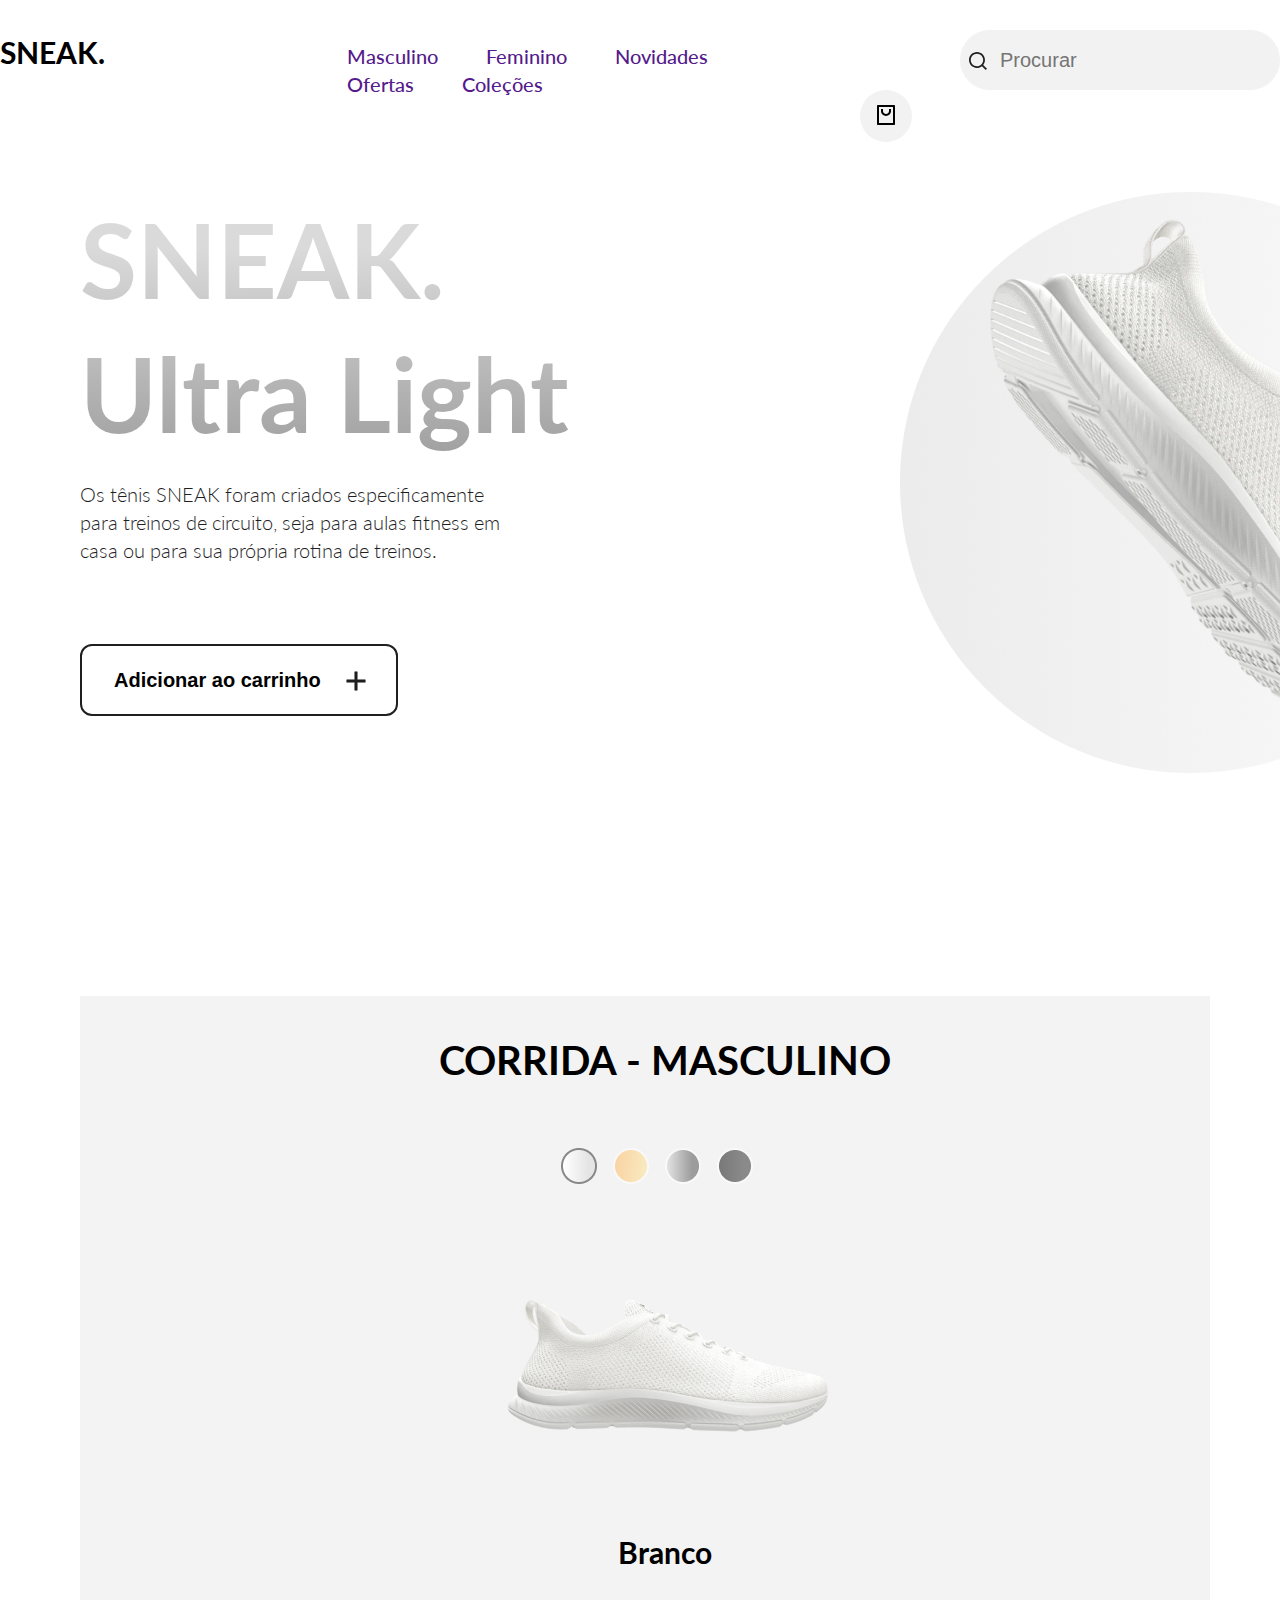
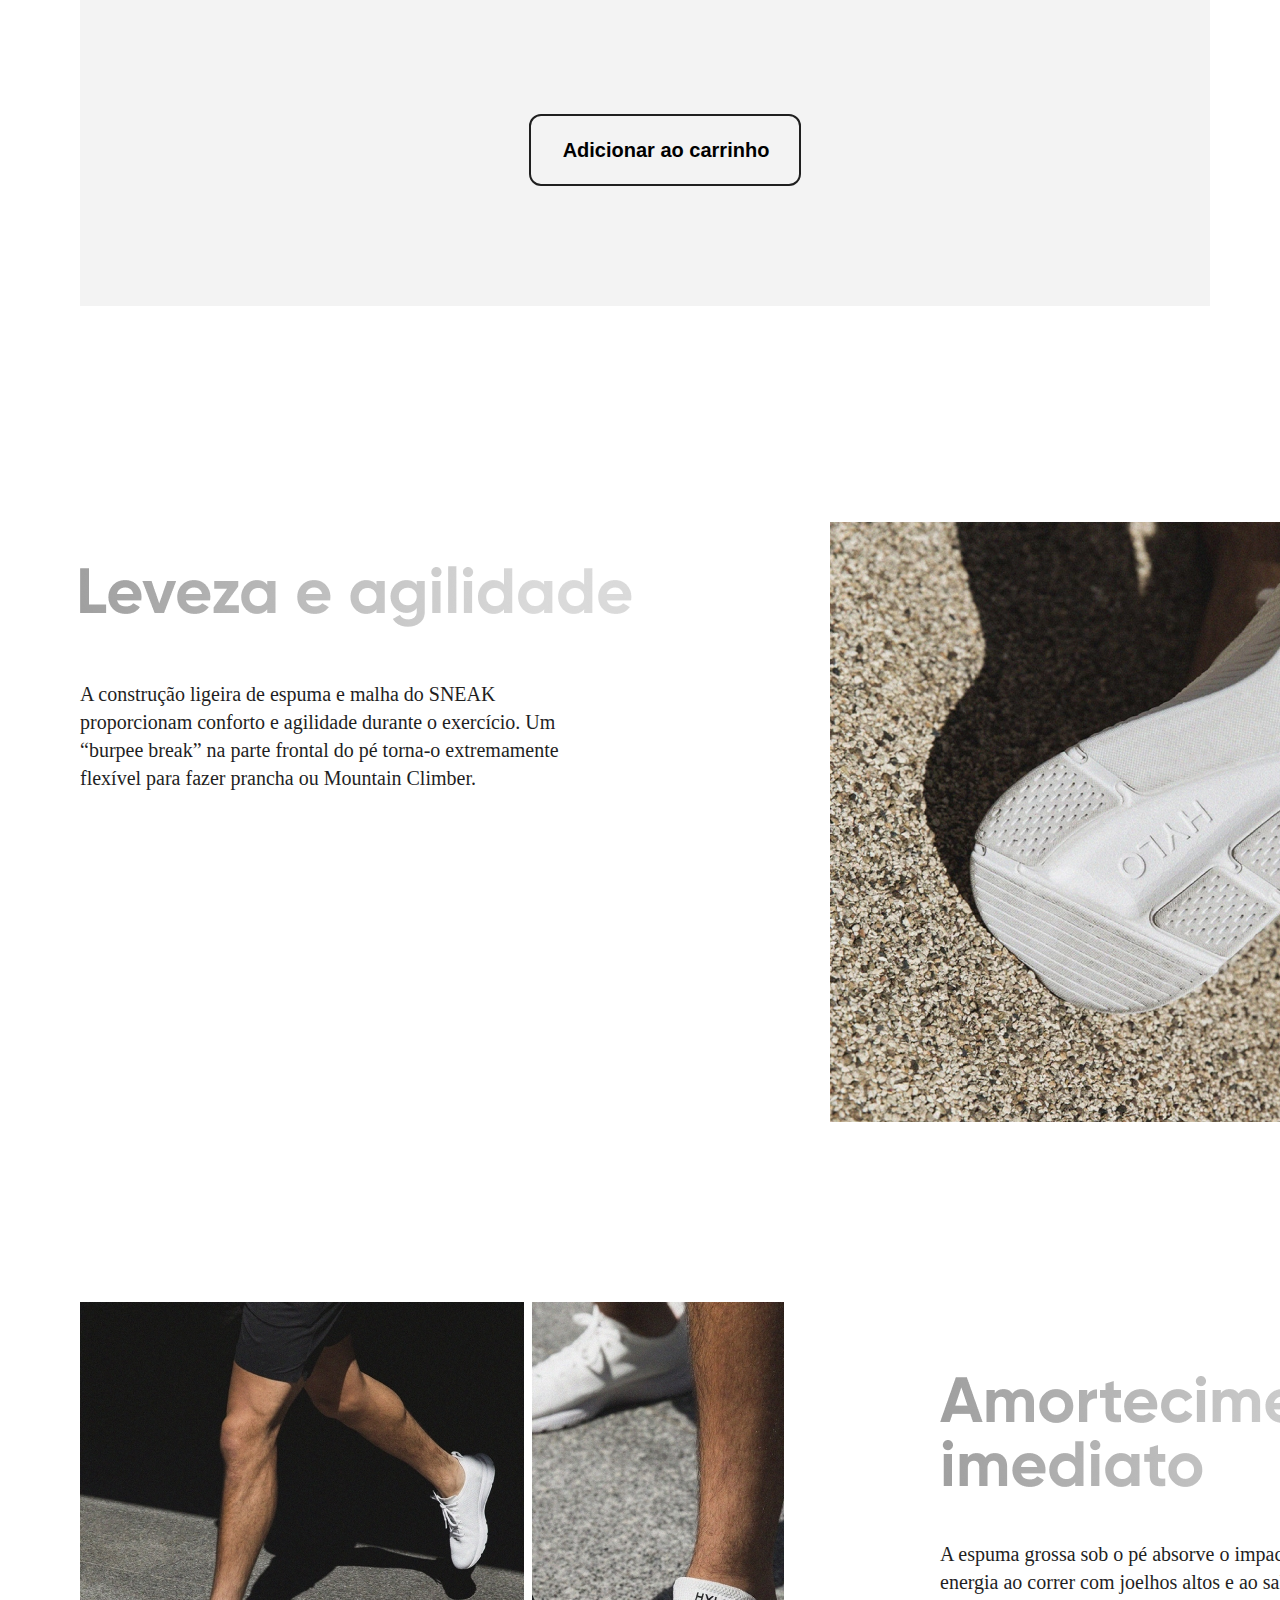
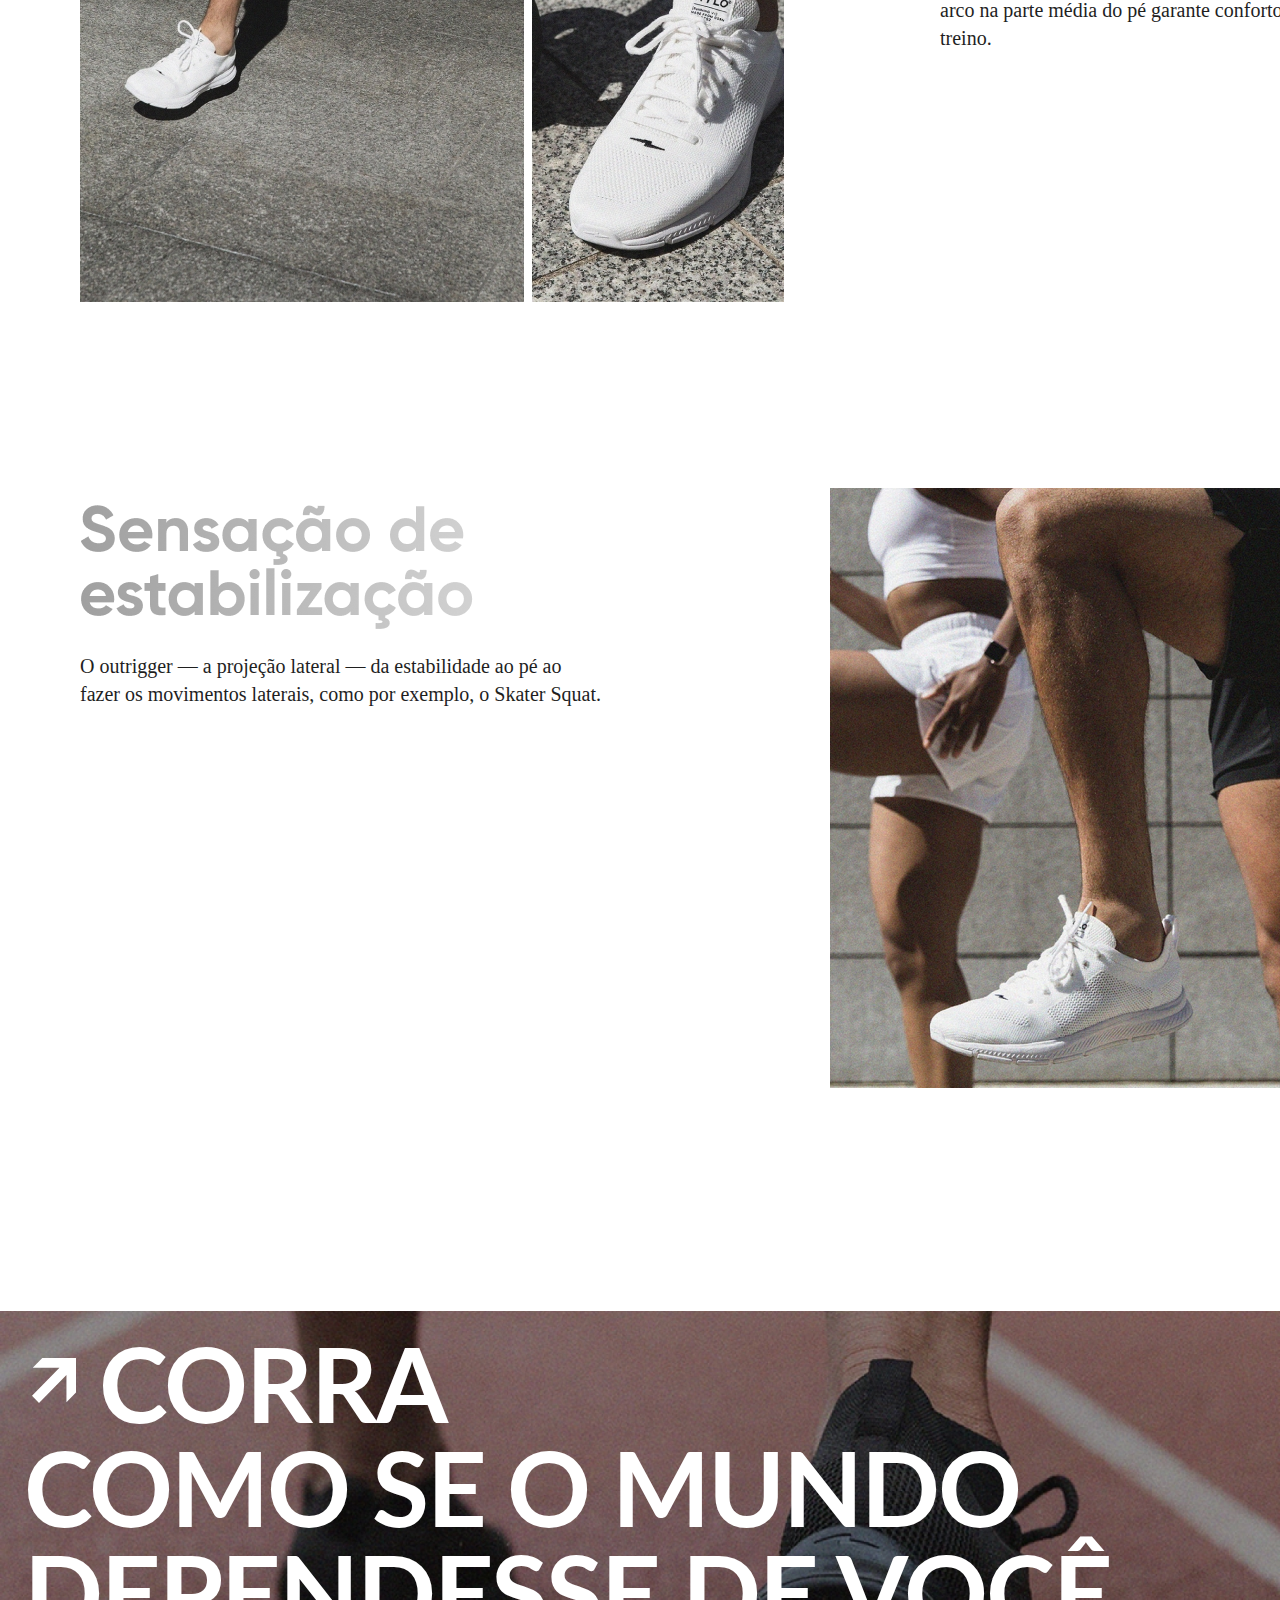
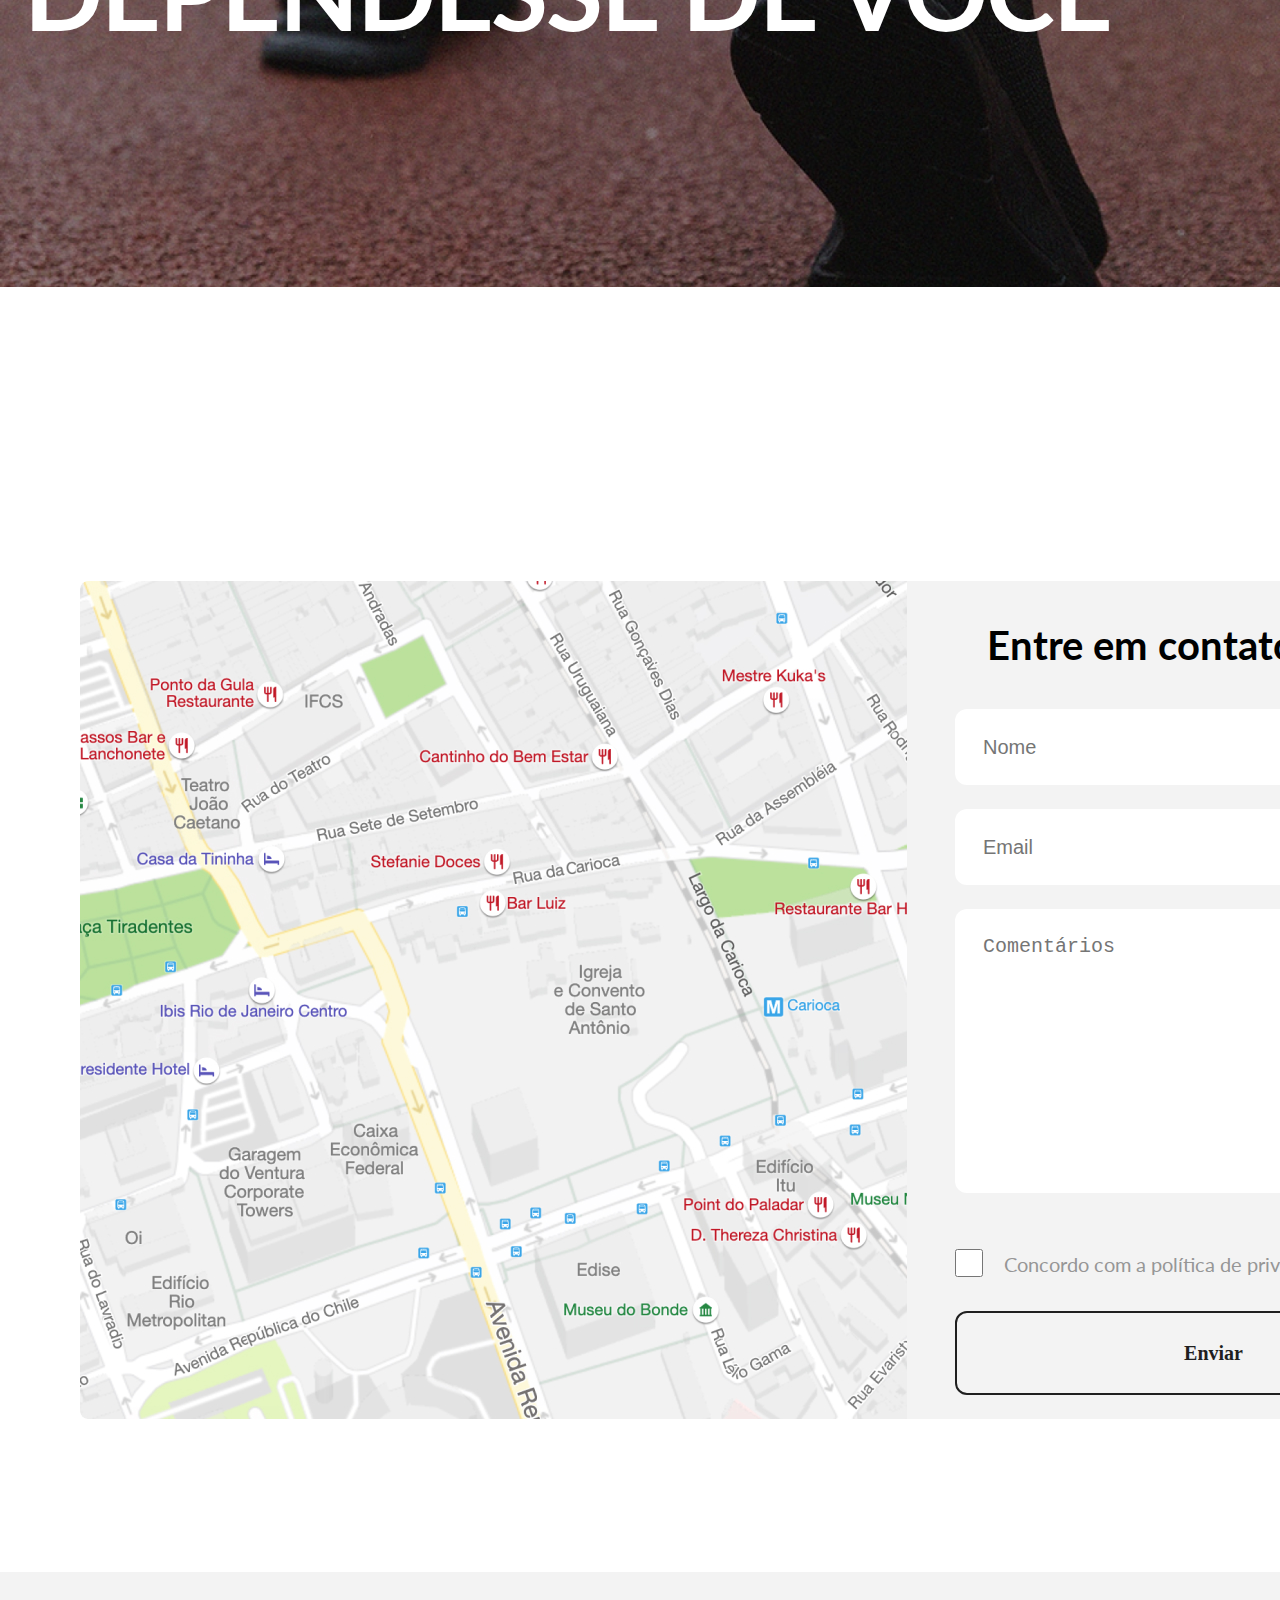
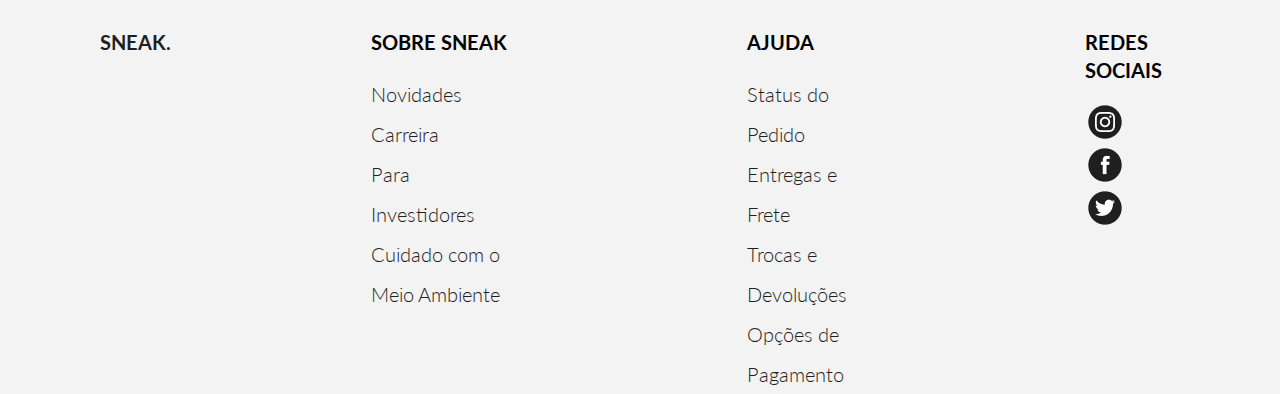
<file: index.html>
<!DOCTYPE html>
<html lang="en">
  <head>
    <meta charset="UTF-8" />
    <meta http-equiv="X-UA-Compatible" content="IE=edge" />
    <meta name="viewport" content="width=device-width, initial-scale=1.0" />
    <title>SNEAK.</title>
    <link rel="preconnect" href="https://fonts.googleapis.com" />
    <link rel="preconnect" href="https://fonts.gstatic.com" crossorigin />
    <link
      rel="stylesheet"
      href="https://fonts.googleapis.com/css2?family=Lato:wght@300;400;700&display=swap"
    />
    <link rel="stylesheet" href="./css/reset.css" type="text/css" />
    <link rel="stylesheet" href="./css/stylesheet.css" type="text/css" />
  </head>
  <body>
    <header class="header">
      <div class="header-title">
        <h1>SNEAK.</h1>
      </div>
      <div class="header-list">
        <nav>
          <ul>
            <li class="list-element"><a href="">Masculino</a></li>
            <li class="list-element"><a href="">Feminino</a></li>
            <li class="list-element"><a href="">Novidades</a></li>
            <li class="list-element"><a href="">Ofertas</a></li>
            <li class="list-element"><a href="">Coleções</a></li>
          </ul>
        </nav>
      </div>
      <div>
        <input class="search-button" type="text" placeholder="Procurar" />
        <button class="search-bag"><img src="./img/Bag.svg" /></button>
      </div>
    </header>
    <main>
      <section class="first-section">
        <div class="first-section_left">
          <h1 class="first-section_title">
            SNEAK. <br />
            Ultra Light
          </h1>
          <p class="first-section_paragraph">
            Os tênis SNEAK foram criados especificamente <br> para treinos de
            circuito, seja para aulas fitness em <br> casa ou para sua própria rotina
            de treinos.
          </p>
          <button class="first-section_cart">
            Adicionar ao carrinho
            <img class="cart-add_sign" src="./img/Add.svg" />
          </button>
        </div>
        <div class="first-section_right">
          <img class="first-section_rightbg" src="./img/Ellipse 1.png" alt="elipse" />
          <img class="first-section_rightshoe" src="./img/Image (2).png" alt="tênis sneak" />
        </div>
      </section>
      <aside class="first-aside">
        <h3 class="first-aside_title">CORRIDA - MASCULINO</h3>
        <div class="aside-ellipses">
          <div class="ellipse">
            <img src="./img/Ellipse1.png" alt="Branco" />
          </div>
          <div class="ellipse"><img src="./img/Ellipse2.png" alt="Bege" /></div>
          <div class="ellipse">
            <img src="./img/Ellipse3.png" alt="Cinza" />
          </div>
          <div class="ellipse">
            <img src="./img/Ellipse4.png" alt="Grafite" />
          </div>
        </div>
        <img src="./img/tenisbrancominiatura.png" alt="Tenis Branco Hylo" />
        <p class="first-aside_paragraph">Branco</p>
        <button class="aside-cart">Adicionar ao carrinho</button>
      </aside>
            <section>
                 <img  class="second-section_title" src="./img/leveza_e_agilidade.png" alt="Leveza e agilidade">
                  <p class="second-section_paragraph">A construção ligeira de espuma e malha do SNEAK<br /> proporcionam conforto e agilidade durante o exercício. Um<br /> “burpee break” na parte frontal do pé torna-o extremamente<br /> flexível para fazer prancha ou Mountain Climber.</p>
                 <img class="second-section_img" src="./img/leveza_e_agilidade.jpg" alt="sola de tenis branco da Hylo"s/>
          </section>
          <section>
               
              </div>
              <img
              class="third-section_title"
            src="./img/amortecimento_imediato.png"
                alt="amortecimento imediato"
              />
              <p class="third-section_paragraph">
                A espuma grossa sob o pé absorve o impacto e retorna a<br />
                energia ao correr com joelhos altos e ao saltor. O suporte de<br />
                arco na parte média do pé garante conforto durante todo o<br />treino.
              </p>
              <img class="third-section_img" src="./img/tenisbrancopessoa.jpg" alt="Pessoa correndo com o tenis branco da Hylo" />
          </section>
          <section>
            <img class="forth-section_title" src="./img/sensação_de_estabilização.png" alt="sensação de estabilização" />
            <p class="forth-section_paragraph">
              O outrigger — a projeção lateral — da estabilidade ao pé ao<br />
              fazer os movimentos laterais, como por exemplo, o Skater Squat.
            </p>
            <img
              class="forth-section_img"
              src="./img/Sensação de estabilização.jpg"
              alt="Pessoas fazendo alongamento com o tenis branco da Hylo"
            />
          </section>
      <aside class="second-aside">
        <h3 class="second-aside_title">
          <img class="arrow" src="./img/Seta.svg" alt="Seta" /> CORRA<br />
          COMO SE O MUNDO<br />
          DEPENDESSE DE VOCÊ
        </h3>
      </aside>
      <section class="third-section">
        <div>
          <img
            class="third-section_image"
            src="./img/mapa.jpg"
            alt="Localização da loja"
          />
        </div>
        <form class="third-section_form">
          <h3 class="form-title">Entre em contato</h3>
          <input class="form-name" type="text" id="name" placeholder="Nome" required />
          <input class="form-email" type="email" id="email" placeholder="Email" required />
          <textarea class="form-comment" placeholder="Comentários"></textarea>
          <label class="form-checkbox_text">
            <input class="form-checkbox" type="checkbox" /> Concordo com a
            política de privacidade.
          </label>
          <button type="submit" class="form-button">Enviar </button>
        </form>
      </section>
    </main>
    <footer class="footer">
      <div class="footer-div">
        <h3 class="footer-title">SNEAK.</h3>
        <ul class="footer-list1">
          <h5 class="list-titles">SOBRE SNEAK</h5>
          <li><a href="">Novidades</a></li>
          <li><a href="">Carreira</a></li>
          <li><a href="">Para Investidores</a></li>
          <li><a href="">Cuidado com o Meio Ambiente</a></li>
        </ul>
        <ul class="footer-list2">
          <h5 class="list-titles">AJUDA</h5>
          <li><a href="">Status do Pedido</a></li>
          <li><a href="">Entregas e Frete</a></li>
          <li><a href="">Trocas e Devoluções</a></li>
          <li><a href="">Opções de Pagamento</a></li>
        </ul>
        <ul class="footer-list3">
          <h5 class="list-titles">REDES SOCIAIS</h5>
          <li>
            <a href="instagram.com">
              <img src="./img/Instagram.png" alt="Instagram" />
            </a>
          </li>
          <li>
            <a href="facebook.com">
              <img src="./img/Facebook.png" alt="facebook" />
            </a>
          </li>
          <li>
            <a href="twitter.com">
              <img src="./img/Twitter.png" alt="Twitter" />
            </a>
          </li>
        </ul>
      </div>
    </footer>
  </body>
</html>
</file>
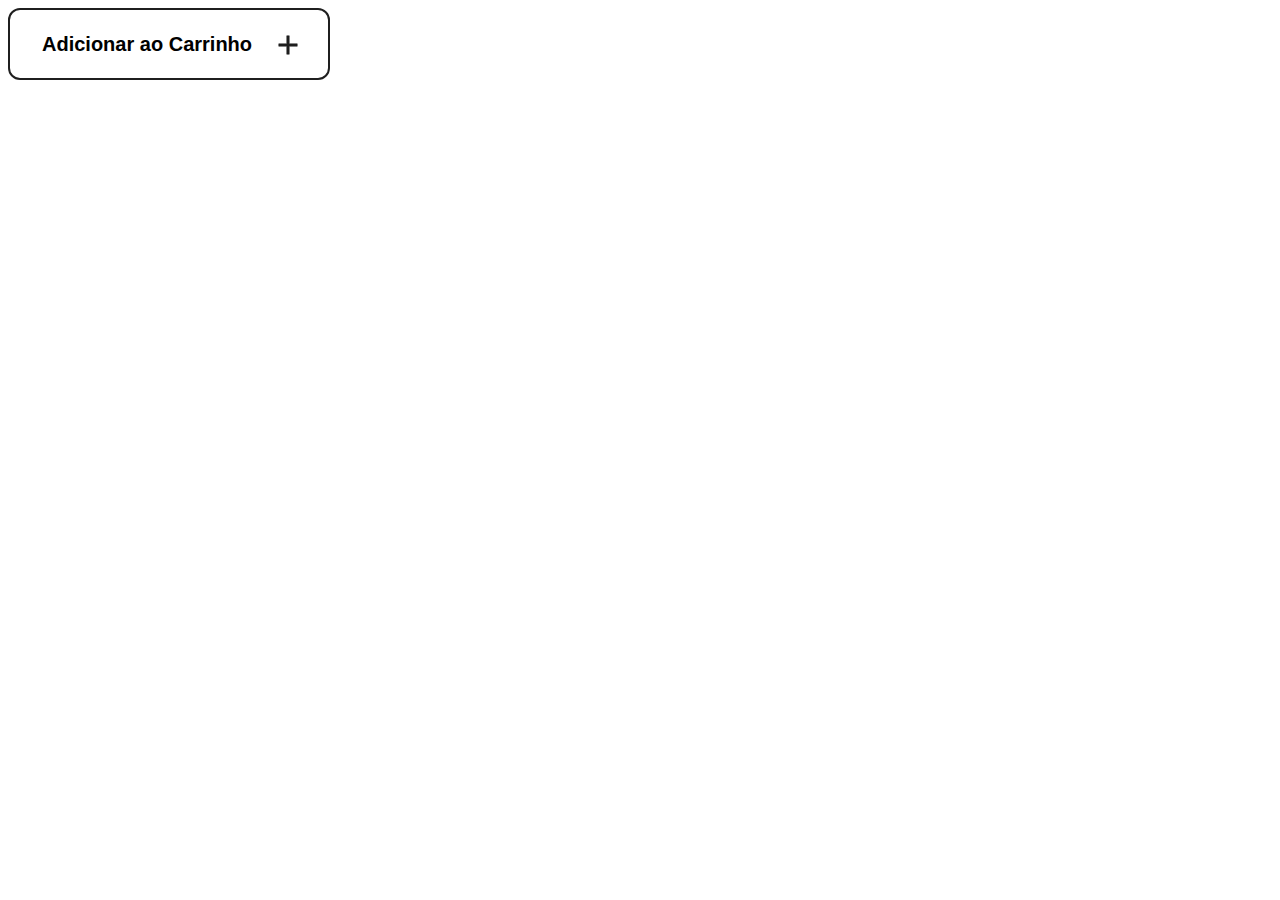
<file: Animações/animation-button/animationbutton.html>
<!DOCTYPE html>
<html lang="en">
  <head>
    <meta charset="UTF-8" />
    <meta http-equiv="X-UA-Compatible" content="IE=edge" />
    <meta name="viewport" content="width=device-width, initial-scale=1.0" />
    <title>SNEAK.</title>
    <link rel="preconnect" href="https://fonts.googleapis.com" />
    <link rel="preconnect" href="https://fonts.gstatic.com" crossorigin />
    <link
      rel="stylesheet"
      href="https://fonts.googleapis.com/css2?family=Lato:wght@300;400;700&display=swap"
    />
  </head>
  <style>
    .cart:hover {
      background: #f3f3f3;
    }

    .cart:focus {
      background: #d2d2d2;
    }

    .cart:active {
      background: #d2d2d2;
    }

    .cart {
      border: 2px solid #1f1f1f;
      box-sizing: border-box;
      background: white;
      border-radius: 12px;
      padding: 20px 30px 20px 32px;
      font-weight: bold;
      font-size: 20px;
      line-height: 28px;
      cursor: pointer;
    }

    .cart-add {
      vertical-align: -0.4vh;
      padding-left: 20px;
    }
  </style>
  <body>
    <button type="submit" class="cart">
      Adicionar ao Carrinho
      <img class="cart-add" src="./Add.svg" />
    </button>
  </body>
</html>
</file>
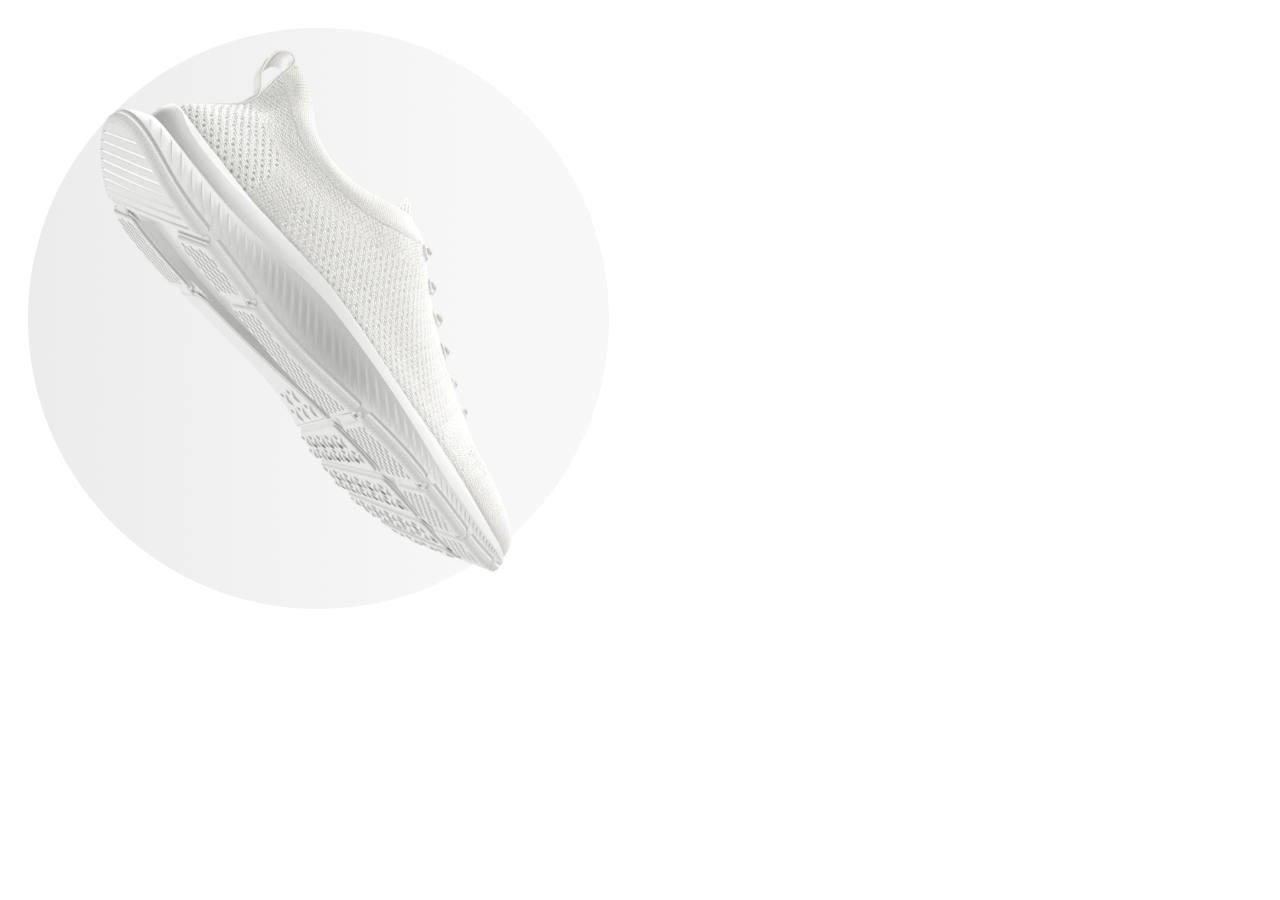
<file: Animações/animation-sneak/animationsneak.html>
<!DOCTYPE html>
<html lang="en">
  <head>
    <meta charset="UTF-8" />
    <meta http-equiv="X-UA-Compatible" content="IE=edge" />
    <meta name="viewport" content="width=device-width, initial-scale=1.0" />
    <title>SNEAK.</title>
    <link
      rel="stylesheet"
      href="https://meyerweb.com/eric/tools/css/reset/reset200802.css"
      type="text/css"
    />
    <link rel="preconnect" href="https://fonts.googleapis.com" />
    <link rel="preconnect" href="https://fonts.gstatic.com" crossorigin />
    <link
      rel="stylesheet"
      href="https://fonts.googleapis.com/css2?family=Lato:wght@300;400;700&display=swap"
    />
  </head>
  <style>
    .body {
      width: 1600px;
      height: 900px;
    }

    .background {
      position: relative;
      top: 0;
      left: 0;
      margin: 20px;
    }

    .shoes {
      position: absolute;
      left: -80px;
      top: 20px;
      margin: 20px;
      transition: all 2s ease-in-out;
    }

    .shoes:hover {
      position: absolute;
      left: 170px;
      top: 20px;
      margin: 20px;
    }
  </style>
  <body>
    <div>
      <img class="background" src="./Ellipse 1.png" alt="elipse" />
      <img class="shoes" src="./Image (2).png" alt="tênis sneak" />
    </div>
  </body>
</html>
</file>
<file: css/stylesheet.css>
body {
  width: 1600px;
  height: 6532px;
  font-weight: 300;
  max-width: 100vw;
  margin: 0;
}

.header {
  padding: 20px 0px 20px 0px;
  width: 100%;
  height: 92px;
  background: #ffffff;
  display: flex;
  justify-content: center;
}

.header-title {
  padding-top: 18px;
  font-size: 15px;
  line-height: 28px;
  font-weight: bold;
  margin-right: 220px;
}

.header-list {
  padding-top: 22px;
}

.list-element {
  display: inline;
  padding-left: 20px;
  font-weight: 500;
  font-size: 20px;
  line-height: 28px;
  color: black;
  padding: 0px 22px 32px 22px;
}

.search-button {
  background: #f2f2f2;
  border-radius: 50px;
  border: transparent;
  height: 32px;
  background-image: url("../img/Search.svg");
  background-repeat: no-repeat;
  background-position: 0.7vw 2.4vh;
  padding: 14px 15px 14px 40px;
  font-weight: 500;
  font-size: 20px;
  line-height: 28px;
  color: #969696;
  margin-top: 10px;
  margin-left: 120px;
}

.search-bag {
  background: #f2f2f2;
  border-radius: 50px;
  width: 52px;
  height: 52px;
  vertical-align: -0.3vh;
  margin-left: 20px;
}

.first-section {
  padding: 0 0px 0 80px;
  width: 1440px;
}

.first-section_left {
  display: inline-block;
  width: 50%;
  vertical-align: top;
  margin-top: 60px;
  margin-bottom: 150px;

}

.first-section_title {
  font-weight: bold;
  font-size: 104px;
  line-height: 134px;
  background: -webkit-linear-gradient(
    270.06deg,
    #dadada 20.97%,
    #9f9f9f 99.92%
  );
  -webkit-background-clip: text;
  -webkit-text-fill-color: transparent;
}

.first-section_paragraph {
  font-size: 20px;
  line-height: 28px;
  color: #1f1f1f;
  margin-top: 20px;
}

.first-section_cart {
  border: 2px solid #1f1f1f;
  box-sizing: border-box;
  background: white;
  border-radius: 12px;
  padding: 20px 30px 20px 32px;
  margin: 80px 0px;
  font-weight: bold;
  font-size: 20px;
  line-height: 28px;
}

.cart-add_sign {
  vertical-align: -0.4vh;
  padding-left: 20px;
}

.first-section_right {
  display: inline-block;
  width: 40%;
  margin-top: 60px;
}

.first-section_rightbg {
  position: absolute;
  left: 900px;
}

.first-section_rightshoe {
  position: absolute;
  left: 830px;
  top: 210px;
}

.first-section_image {
  margin: 0px -220px;
}

.first-aside {
  text-align: center;
  background-color: #f3f3f3;
  margin: 50px 70px 120px 80px;
  padding: 40px 0px 40px 40px;
}

.first-aside_title {
  font-weight: bold;
  font-size: 40px;
}

.aside-ellipses {
  display: flex;
  justify-content: center;
  margin: 64px;
}

.ellipse {
  width: 32px;
  height: 32px;
  padding-right: 20px;
}

.first-aside_paragraph {
  padding-top: 45px;
  padding-bottom: 64px;
  font-weight: bold;
  font-size: 30px;
}

.aside-cart {
  border: 2px solid #1f1f1f;
  box-sizing: border-box;
  border-radius: 12px;
  padding: 20px 30px 20px 32px;
  margin: 80px 0px;
  font-weight: bold;
  font-size: 20px;
  line-height: 28px;
  background: #f3f3f3;
}

.second-section_title {
  position: relative;
  left: 80px;
  top: 140px;
}
.second-section_paragraph {
  color: #1F1F1F;
  font-family: 'Gilroy';
font-style: normal;
font-weight: 400;
font-size: 20px;
line-height: 28px;
  position: relative;
  margin-left: 80px;
  top: 190px;
}

.second-section_img {
  position: relative;
  width: 704px;
  height: 600px;
  top: -80px;
  left: 830px;
  margin-bottom: -130px;
}

.third-section_title {
  position: relative;
  top: 300px;
  left: 940px;
}
.third-section_paragraph {
  color: #1F1F1F;
  font-family: 'Gilroy';
font-style: normal;
font-weight: 400;
font-size: 20px;
line-height: 28px;
  position: relative;
  left: 940px;
  top: 350px;
}

.third-section_img {
  position: relative;
  width: 704px;
  height: 600px;
  top: 0px;
  left: 80px;
}

.forth-section_title {
  position: relative;
  left: 80px;
  top: 200px;
}
.forth-section_paragraph {
  color: #1F1F1F;
  font-family: 'Gilroy';
font-style: normal;
font-weight: 400;
font-size: 20px;
line-height: 28px;
  position: relative;
  margin-left: 80px;
  top: 220px;
}

.forth-section_img {
  position: relative;
  width: 704px;
  height: 600px;
  top: 0px;
  left: 830px;
  margin-bottom: 70px;
}

.second-aside {
  background-image: url("../img/tenispreto.jpg");
  background-repeat: no-repeat;
  background-size: 100%;
  width: 100%;
  height: 720px;
  object-fit: cover;
  margin: 150px 0px 50px 0px;
}

.second-aside_title {
  font-weight: bold;
  font-size: 104px;
  line-height: 104px;
  letter-spacing: -0.02em;
  color: #ffffff;
  padding-left: 24px;
  padding-top: 20px;
}

.arrow {
  vertical-align: 20px;
  padding-left: 8px;
  width: 44px;
  height: 45px;
}

.third-section {
  margin: 150px 0px 50px 80px;
  display: flex;
  width: 1440px;
}

.third-section_image {
  width: 827px;
  height: 838px;
  border-radius: 8px 0px 0px 8px;
}

.third-section_form {
  width: 613px;
  height: 838px;
  background: #f3f3f3;
  border-radius: 0px 8px 8px 0px;
}

.form-title {
  font-weight: bold;
  font-size: 40px;
  line-height: 48px;
  margin: 40px 48px 40px 80px;
}

.form-name {
  height: 76px;
  width: 489px;
  background: #ffffff;
  border-radius: 12px;
  margin: 0px 48px 24px 48px;
  font-weight: 500;
  font-size: 20px;
  line-height: 28px;
  color: #969696;
  padding-left: 28px;
  padding-right: 28px;
}

.form-email {
  height: 76px;
  width: 489px;
  background: #ffffff;
  border-radius: 12px;
  margin: 0px 48px 24px 48px;
  font-weight: 500;
  font-size: 20px;
  line-height: 28px;
  color: #969696;
  padding-left: 28px;
  padding-right: 28px;
}

.form-comment {
  display: block;
  height: 260px;
  width: 489px;
  background: #ffffff;
  border-radius: 12px;
  margin: 0px 48px 56px 48px;
  font-weight: 500;
  font-size: 20px;
  line-height: 28px;
  color: #969696;
  padding-left: 28px;
  padding-top: 24px;
  padding-right: 28px;

}

.form-checkbox_text {
  font-weight: normal;
  font-size: 20px;
  line-height: 28px;
  color: #969696;
}

.form-checkbox {
  vertical-align: -5px;
  margin: 0px 16px 34px 48px;
  width: 28px;
  height: 28px;
  background: #ffffff;
  border: 2px solid #d2d2d2;
  box-sizing: border-box;
  border-radius: 4px;
}

.form-button {
  margin: 0px 48px 48px 48px;
  height: 84px;
  width: 517px;
  border: 2px solid #1f1f1f;
  box-sizing: border-box;
  border-radius: 12px;
  font-weight: bold;
  font-size: 20px;
  line-height: 28px;
  background: #f3f3f3;
  font-family: 'Gilroy';
font-style: normal;
font-weight: 700;
font-size: 20px;
line-height: 28px;
text-align: center;
color: #1F1F1F;
}

.footer {
  background: #f3f3f3;
  margin-top: 150px;
  width: 100%;
}

.footer-div {
  display: flex;
  justify-content: space-between;
}

.footer-title {
  font-weight: bold;
  font-size: 20px;
  line-height: 28px;
  color: #1f1f1f;
  padding: 56px 200px 222px 100px;
}

.footer-list1 {
  padding-right: 230px;
  padding-bottom: 80px;
}

.footer-list1 a {
  font-size: 20px;
  line-height: 40px;
  color: #1f1f1f;
}

.footer-list2 {
  padding-right: 230px;
}

.footer-list2 a {
  font-size: 20px;
  line-height: 40px;
  color: #1f1f1f;
}

.footer-list3 {
  padding-right: 80px;
}

.footer-list3 li {
  display: inline-block;
  padding-right: 26px;
}

.list-titles {
  font-weight: bold;
  font-size: 20px;
  line-height: 28px;
  padding-top: 56px;
  padding-bottom: 18px;
}

.copyright {
  display: flex;
  justify-content: center;
  width: 1600px;
  height: 68px;
}
</file>
